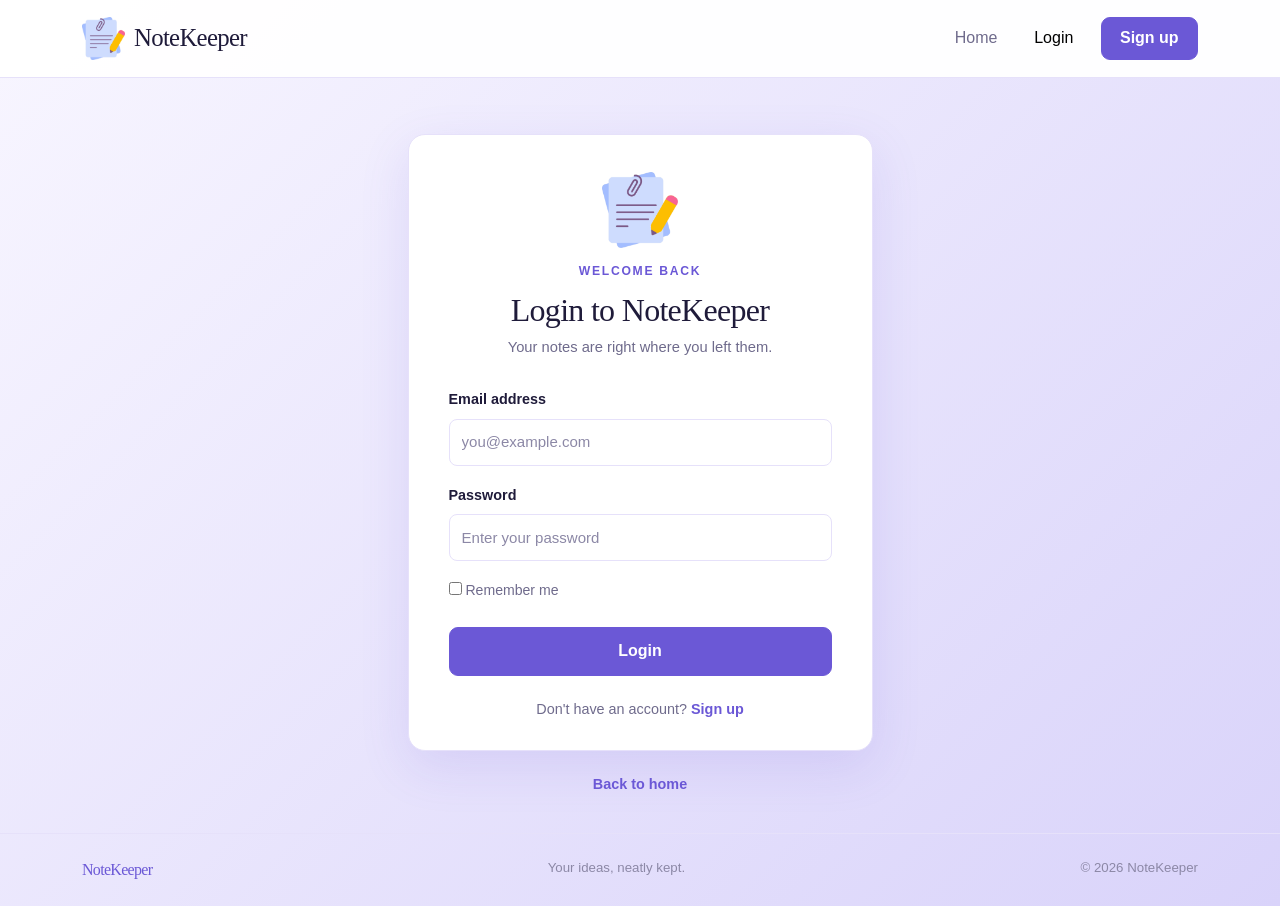
<file: index.html>
<!DOCTYPE html>
<html lang="en">
<head>
  <meta charset="UTF-8"><meta name="viewport" content="width=device-width, initial-scale=1.0">
  <title>Login | NoteKeeper</title>
  <link rel="icon" type="image/png" href="assets/notekeeper-icon.png">
  <link href="https://cdn.jsdelivr.net/npm/bootstrap@5.3.3/dist/css/bootstrap.min.css" rel="stylesheet">
  <link rel="stylesheet" href="css/style.css">
</head>
<body class="account-page">
  <nav class="navbar navbar-expand-lg site-nav"><div class="container">
    <a class="navbar-brand brand d-flex align-items-center" href="index.html"><img src="assets/notekeeper-icon.png" alt="" class="brand-icon"><span>NoteKeeper</span></a>
    <button class="navbar-toggler" type="button" data-bs-toggle="collapse" data-bs-target="#siteNav" aria-controls="siteNav" aria-expanded="false" aria-label="Toggle navigation"><span class="navbar-toggler-icon"></span></button>
    <div class="collapse navbar-collapse" id="siteNav"><div class="navbar-nav ms-auto align-items-lg-center gap-lg-2"><a class="nav-link" href="index.html">Home</a><a class="nav-link active" href="login.html">Login</a><a class="btn btn-primary nav-cta" href="signup.html">Sign up</a></div></div>
  </div></nav>

  <main class="account-main"><div class="container">
    <div class="account-card">
      <div class="account-heading"><img src="assets/notekeeper-icon.png" alt="" class="account-icon"><span class="eyebrow">Welcome back</span><h1>Login to NoteKeeper</h1><p>Your notes are right where you left them.</p></div>
      <form action="index.html">
        <div class="mb-3"><label for="email" class="form-label">Email address</label><input class="form-control" type="email" id="email" name="email" placeholder="you@example.com" required></div>
        <div class="mb-3"><label for="password" class="form-label">Password</label><input class="form-control" type="password" id="password" name="password" placeholder="Enter your password" required></div>
        <label class="remember-label mb-4"><input type="checkbox" name="remember"> Remember me</label>
        <button class="btn btn-primary w-100" type="submit">Login</button>
      </form>
      <p class="account-switch">Don't have an account? <a href="signup.html">Sign up</a></p>
    </div>
    <p class="back-home"><a href="index.html">Back to home</a></p>
  </div></main>
  <footer class="site-footer"><div class="container d-flex flex-column flex-sm-row justify-content-between gap-2"><span class="footer-brand">NoteKeeper</span><span>Your ideas, neatly kept.</span><span>© 2026 NoteKeeper</span></div></footer>
  <script src="https://cdn.jsdelivr.net/npm/bootstrap@5.3.3/dist/js/bootstrap.bundle.min.js"></script>
</body></html>
</file>
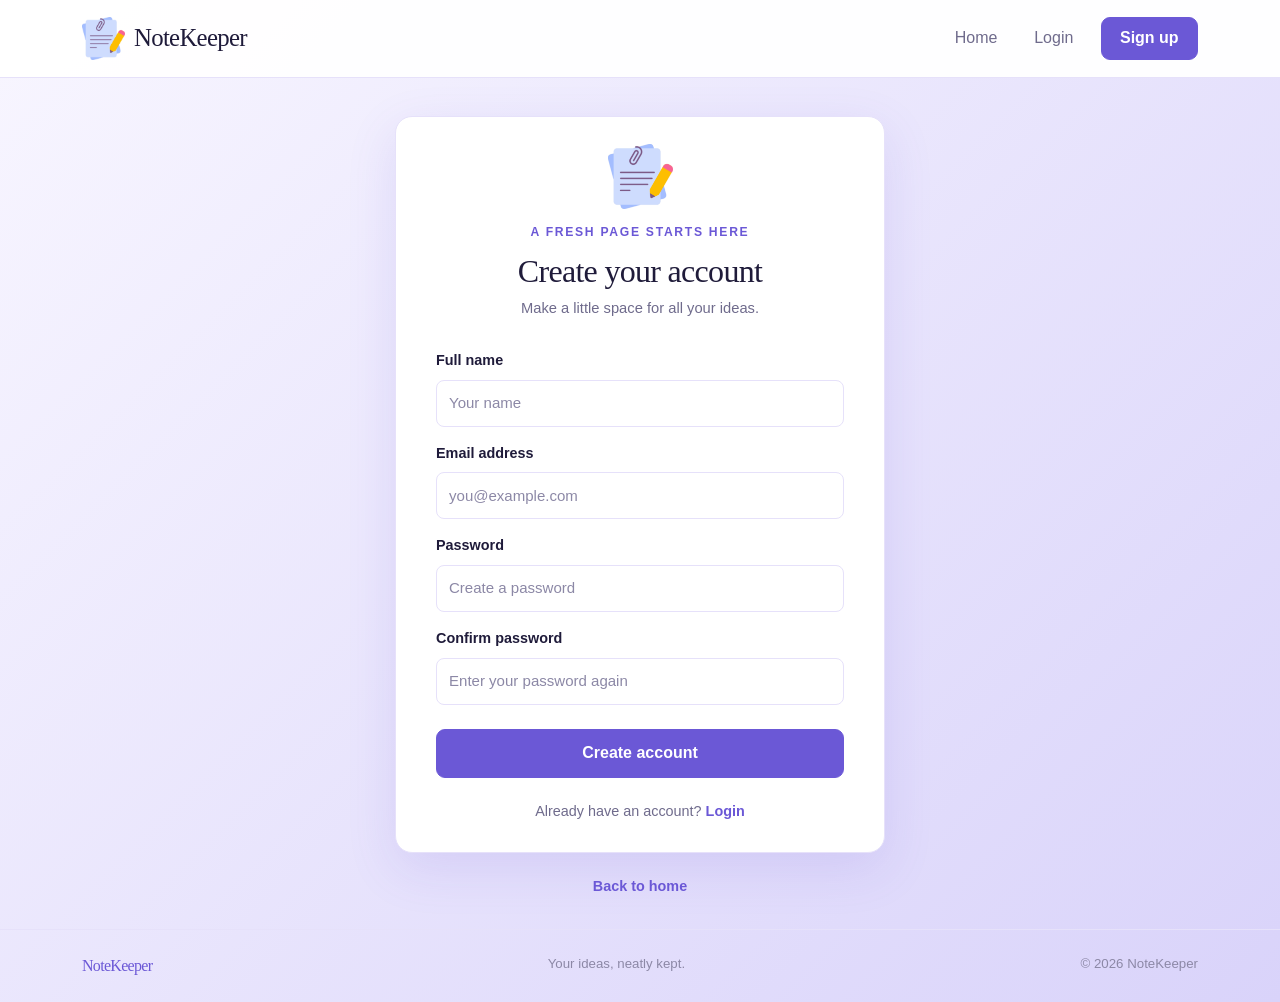
<file: signup.html>
<!DOCTYPE html>
<html lang="en">
<head>
  <meta charset="UTF-8"><meta name="viewport" content="width=device-width, initial-scale=1.0">
  <title>Sign up | NoteKeeper</title>
  <link rel="icon" type="image/png" href="assets/notekeeper-icon.png">
  <link href="https://cdn.jsdelivr.net/npm/bootstrap@5.3.3/dist/css/bootstrap.min.css" rel="stylesheet">
  <link rel="stylesheet" href="css/style.css">
</head>
<body class="account-page signup">
  <nav class="navbar navbar-expand-lg site-nav"><div class="container">
    <a class="navbar-brand brand d-flex align-items-center" href="index.html"><img src="assets/notekeeper-icon.png" alt="" class="brand-icon"><span>NoteKeeper</span></a>
    <button class="navbar-toggler" type="button" data-bs-toggle="collapse" data-bs-target="#siteNav" aria-controls="siteNav" aria-expanded="false" aria-label="Toggle navigation"><span class="navbar-toggler-icon"></span></button>
    <div class="collapse navbar-collapse" id="siteNav"><div class="navbar-nav ms-auto align-items-lg-center gap-lg-2"><a class="nav-link" href="index.html">Home</a><a class="nav-link" href="login.html">Login</a><a class="btn btn-primary nav-cta" href="signup.html">Sign up</a></div></div>
  </div></nav>

  <main class="account-main"><div class="container">
    <div class="account-card">
      <div class="account-heading"><img src="assets/notekeeper-icon.png" alt="" class="account-icon"><span class="eyebrow">A fresh page starts here</span><h1>Create your account</h1><p>Make a little space for all your ideas.</p></div>
      <form action="index.html">
        <div class="mb-3"><label for="name" class="form-label">Full name</label><input class="form-control" type="text" id="name" name="name" placeholder="Your name" required></div>
        <div class="mb-3"><label for="email" class="form-label">Email address</label><input class="form-control" type="email" id="email" name="email" placeholder="you@example.com" required></div>
        <div class="mb-3"><label for="password" class="form-label">Password</label><input class="form-control" type="password" id="password" name="password" placeholder="Create a password" required></div>
        <div class="mb-4"><label for="confirmPassword" class="form-label">Confirm password</label><input class="form-control" type="password" id="confirmPassword" name="confirmPassword" placeholder="Enter your password again" required></div>
        <button class="btn btn-primary w-100" type="submit">Create account</button>
      </form>
      <p class="account-switch">Already have an account? <a href="login.html">Login</a></p>
    </div>
    <p class="back-home"><a href="index.html">Back to home</a></p>
  </div></main>
  <footer class="site-footer"><div class="container d-flex flex-column flex-sm-row justify-content-between gap-2"><span class="footer-brand">NoteKeeper</span><span>Your ideas, neatly kept.</span><span>© 2026 NoteKeeper</span></div></footer>
  <script src="https://cdn.jsdelivr.net/npm/bootstrap@5.3.3/dist/js/bootstrap.bundle.min.js"></script>
</body></html>
</file>
<file: css/style.css>
:root {
    --purple: #8e7cf0;
    --purple-dark: #6b58d6;
    --purple-deeper: #5846bd;
    --periwinkle: #a99cf5;
    --lavender: #d9d3fa;
    --soft: #f1eefd;
    --ink: #1f1b3a;
    --muted: #6f6b8c;
    --line: #e6e1fa;
    --shadow: 0 14px 32px rgba(107, 88, 214, .12);
}

body {
    color: var(--ink);
    font-family: Arial, Helvetica, sans-serif;
    line-height: 1.65;
}

a {
    text-decoration: none;
}

h1,
h2,
h3,
.brand,
.footer-brand {
    font-family: Georgia, "Times New Roman", serif;
    font-weight: 500;
    letter-spacing: -.7px;
}
/* Navigation Bar */
.site-nav {
    min-height: 78px;
    background: rgba(255, 255, 255, .96);
    border-bottom: 1px solid var(--line);
}

.brand {
    color: var(--ink);
    font-size: 1.55rem;
}

.brand:hover,
.nav-link:hover,
.nav-link.active {
    color: var(--purple-dark);
}

.brand-icon {
    width: 43px;
    height: 43px;
    margin-right: 9px;
    object-fit: contain;
}

.nav-link {
    padding: .65rem .9rem !important;
    color: var(--muted);
}

.nav-cta {
    margin-left: .3rem;
    padding: .55rem 1.15rem !important;
}


/* Buttons */

.btn {
    padding: .72rem 1.25rem;
    border-radius: 9px;
    font-weight: 600;
}

.btn-primary {
    --bs-btn-bg: var(--purple-dark);
    --bs-btn-border-color: var(--purple-dark);
    --bs-btn-hover-bg: var(--purple-deeper);
    --bs-btn-hover-border-color: var(--purple-deeper);
    --bs-btn-active-bg: var(--purple-deeper);
    --bs-btn-active-border-color: var(--purple-deeper);
}

.btn-outline-primary {
    --bs-btn-color: var(--purple-dark);
    --bs-btn-border-color: var(--periwinkle);
    --bs-btn-hover-bg: var(--soft);
    --bs-btn-hover-color: var(--purple-dark);
    --bs-btn-hover-border-color: var(--periwinkle);
}


/* Home Page - Hero Section */

.hero-section {
    overflow: hidden;
    padding: 92px 0;
    background: linear-gradient(115deg, #fff 0%, var(--soft) 56%, #e6e1fb 100%);
}

.eyebrow {
    color: var(--purple-dark);
    font-size: .76rem;
    font-weight: 700;
    letter-spacing: 1.7px;
    text-transform: uppercase;
}

.hero-section h1 {
    max-width: 570px;
    margin: 18px 0;
    font-size: clamp(2.8rem, 5vw, 4.6rem);
    line-height: 1.08;
}

.hero-section em {
    color: var(--purple);
}

.hero-copy {
    max-width: 525px;
    margin-bottom: 28px;
    color: var(--muted);
    font-size: 1.08rem;
}

.small-note {
    margin-top: 25px;
    color: var(--muted);
    font-size: .9rem;
}

.tick {
    display: inline-grid;
    place-items: center;
    width: 21px;
    height: 21px;
    margin-right: 7px;
    border-radius: 50%;
    color: var(--purple-dark);
    background: var(--lavender);
    font-weight: 700;
}


/* Home Page - Illustration */

.illustration-card {
    position: relative;
    display: grid;
    place-items: center;
    min-height: 405px;
    isolation: isolate;
}

.soft-circle {
    position: absolute;
    z-index: -1;
    border-radius: 50%;
}

.circle-one {
    width: 330px;
    height: 330px;
    background: var(--lavender);
}

.circle-two {
    width: 245px;
    height: 245px;
    background: #f4a3a0;
    opacity: .4;
    transform: translate(95px, 35px);
}

.hero-icon {
    width: min(82%, 390px);
    max-height: 370px;
    object-fit: contain;
    filter: drop-shadow(0 18px 18px rgba(107, 88, 214, .14));
}

.floating-label {
    position: absolute;
    right: 1%;
    bottom: 37px;
    padding: 11px 17px;
    border: 1px solid var(--line);
    border-radius: 30px;
    background: #fff;
    box-shadow: var(--shadow);
    font-size: .85rem;
}

.label-dot {
    display: inline-block;
    width: 8px;
    height: 8px;
    margin-right: 7px;
    border-radius: 50%;
    background: #f6b93b;
}


/* Features Section */

.features-section {
    padding: 88px 0 80px;
}

.section-intro {
    max-width: 620px;
    margin: 0 auto 42px;
}

.section-intro h2 {
    margin: 12px 0;
    font-size: clamp(2rem, 3.5vw, 2.8rem);
}

.section-intro p,
.feature-card p {
    margin: 0;
    color: var(--muted);
}

.feature-card {
    padding: 29px 27px;
    border: 1px solid var(--line);
    border-radius: 15px;
    transition: transform .2s, box-shadow .2s;
}

.feature-card:hover {
    transform: translateY(-4px);
    box-shadow: var(--shadow);
}

.feature-card h3 {
    margin-bottom: 9px;
    font-size: 1.35rem;
}

.feature-card p {
    font-size: .94rem;
}

.feature-symbol {
    display: grid;
    place-items: center;
    width: 49px;
    height: 49px;
    margin-bottom: 20px;
    border-radius: 13px;
    color: var(--purple-dark);
    font-size: 1.45rem;
    background: var(--lavender);
}

.symbol-yellow {
    background: #fef1d6;
}

.symbol-blue {
    background: #e4ecfd;
}


/* Bottom Call To Action */

.bottom-cta {
    margin-bottom: 75px;
}

.cta-panel {
    padding: 53px 20px;
    border-radius: 18px;
    color: #fff;
    background: linear-gradient(120deg, var(--purple-dark), var(--purple));
}

.cta-panel h2 {
    font-size: clamp(1.8rem, 3vw, 2.5rem);
}

.cta-panel p {
    margin: 10px 0 23px;
    color: var(--soft);
}

.cta-panel .btn {
    color: var(--purple-dark);
}


/* Footer */

.site-footer {
    padding: 23px 0;
    border-top: 1px solid var(--line);
    color: #8c88a6;
    font-size: .83rem;
}

.footer-brand {
    color: var(--purple-dark);
    font-size: 1rem;
}


/* Login and Signup Pages */

.account-page {
    min-height: 100vh;
    background: linear-gradient(135deg, #f8f6ff, var(--lavender));
}

.account-main {
    display: flex;
    align-items: center;
    min-height: calc(100vh - 145px);
    padding: 55px 0 35px;
}

.account-card {
    max-width: 465px;
    margin: 0 auto;
    padding: 37px 40px 29px;
    border: 1px solid var(--line);
    border-radius: 17px;
    background: #fff;
    box-shadow: 0 16px 50px rgba(107, 88, 214, .14);
}

.account-heading {
    margin-bottom: 27px;
    text-align: center;
}

.account-icon {
    display: block;
    width: 76px;
    height: 76px;
    margin: 0 auto 9px;
    object-fit: contain;
}

.account-heading h1 {
    margin: 8px 0 5px;
    font-size: 2rem;
}

.account-heading p {
    margin: 0;
    color: var(--muted);
    font-size: .92rem;
}


/* Form Styling */

.form-label {
    margin-bottom: 7px;
    font-size: .9rem;
    font-weight: 600;
}

.form-control {
    min-height: 47px;
    border-color: var(--line);
    border-radius: 8px;
    font-size: .94rem;
}

.form-control::placeholder {
    color: #8c88a6;
}

.form-control:focus {
    border-color: var(--periwinkle);
    box-shadow: 0 0 0 .2rem rgba(142, 124, 240, .2);
}

.remember-label {
    color: var(--muted);
    font-size: .88rem;
}

.remember-label input {
    accent-color: var(--purple);
}

.form-message {
    min-height: 18px;
    margin: 12px 0 0;
    color: var(--purple-dark);
    text-align: center;
    font-size: .82rem;
}

.account-switch,
.back-home {
    margin: 22px 0 0;
    color: var(--muted);
    text-align: center;
    font-size: .9rem;
}

.account-switch a,
.back-home a {
    color: var(--purple-dark);
    font-weight: 700;
}

.account-switch a:hover,
.back-home a:hover {
    text-decoration: underline;
}


/* Signup Page */

.signup .account-main {
    padding-top: 38px;
    padding-bottom: 30px;
}

.signup .account-card {
    max-width: 490px;
    padding-top: 27px;
}

.signup .account-icon {
    width: 65px;
    height: 65px;
}

.signup .mb-3 {
    margin-bottom: .8rem !important;
}


/* Tablet Responsive Design */

@media (max-width: 991.98px) {

    .hero-section {
        padding: 65px 0 60px;
    }

    .illustration-card {
        min-height: 330px;
    }

    .hero-icon {
        max-height: 310px;
    }

    .features-section {
        padding-top: 65px;
    }
}


/* Mobile Responsive Design */

@media (max-width: 575.98px) {

    .site-nav {
        min-height: 68px;
    }

    .brand {
        font-size: 1.35rem;
    }

    .brand-icon {
        width: 37px;
        height: 37px;
    }

    .hero-section {
        padding-top: 55px;
    }

    .hero-section h1 {
        font-size: 2.75rem;
    }

    .hero-copy {
        font-size: 1rem;
    }

    .illustration-card {
        min-height: 285px;
    }

    .circle-one {
        width: 245px;
        height: 245px;
    }

    .circle-two {
        width: 190px;
        height: 190px;
    }

    .hero-icon {
        max-height: 270px;
    }

    .floating-label {
        right: 0;
        bottom: 9px;
        font-size: .77rem;
    }

    .features-section {
        padding: 60px 0;
    }

    .feature-card {
        padding: 23px;
    }

    .bottom-cta {
        margin-bottom: 50px;
    }

    .cta-panel {
        padding: 42px 18px;
    }

    .account-main {
        min-height: auto;
        padding: 38px 0 30px;
    }

    .account-card {
        padding: 29px 23px 23px;
    }

    .account-heading h1 {
        font-size: 1.75rem;
    }
}
</file>
